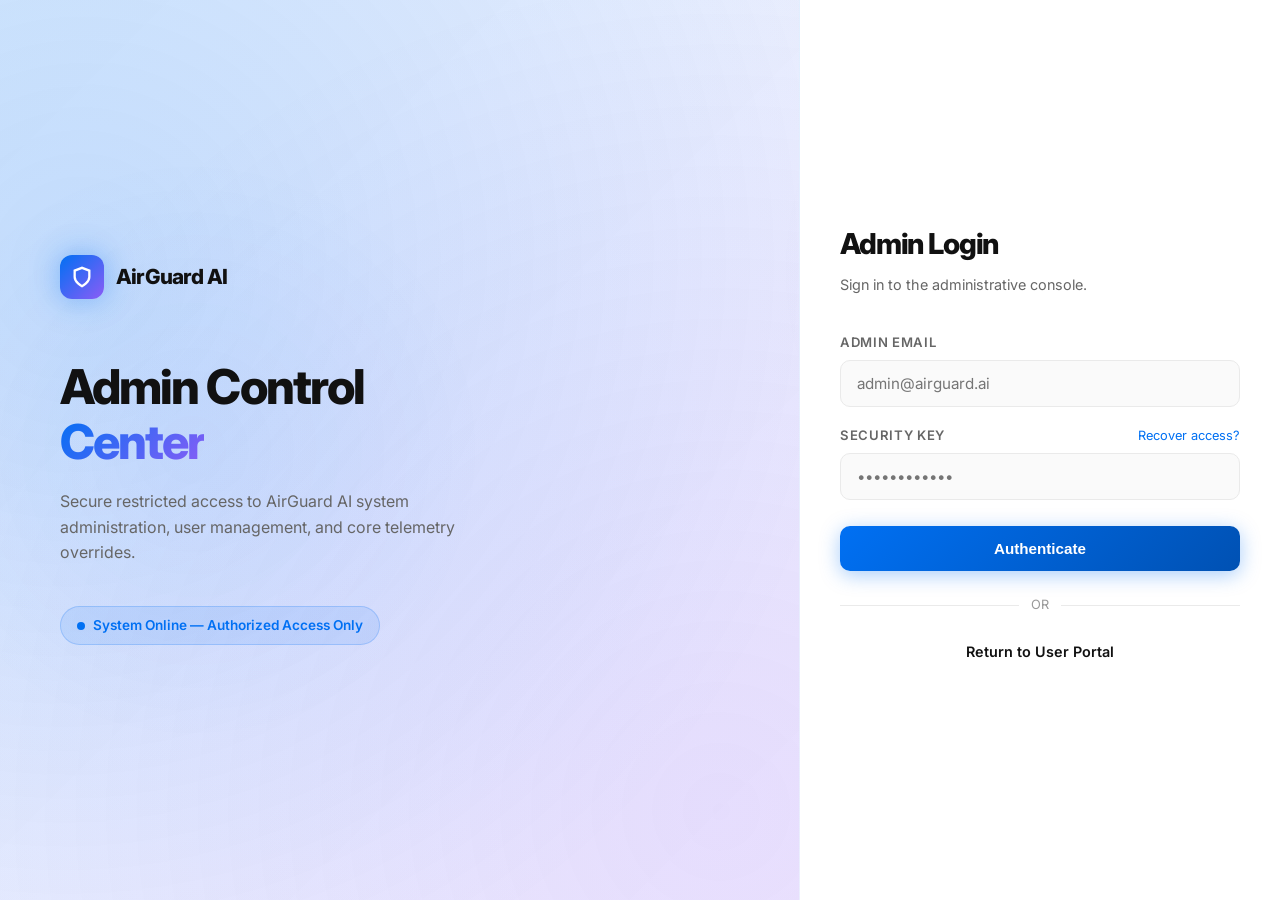
<file: frontend/admin-login.html>
<!DOCTYPE html>
<html lang="en">
<head>
    <meta charset="UTF-8">
    <meta name="viewport" content="width=device-width, initial-scale=1.0">
    <title>AirGuard AI — Admin Control Center</title>
    <meta name="description" content="Restricted admin access to AirGuard AI control systems.">
    <link href="https://fonts.googleapis.com/css2?family=Inter:wght@300;400;500;600;700;800&display=swap" rel="stylesheet">
    <link rel="stylesheet" href="css/style.css">
    <script src="https://cdnjs.cloudflare.com/ajax/libs/gsap/3.12.2/gsap.min.js"></script>
    <style>
        body {
            display: flex; min-height: 100vh; overflow: hidden;
        }
        /* Left Panel */
        .login-left {
            flex: 1;
            background: linear-gradient(135deg, rgba(0,112,243,0.12) 0%, rgba(139,92,246,0.1) 100%);
            border-right: 1px solid rgba(255,255,255,0.05);
            display: flex; flex-direction: column;
            justify-content: center; align-items: flex-start;
            padding: 60px;
            position: relative; overflow: hidden;
        }
        .login-left::before {
            content: '';
            position: absolute; top: -50%; left: -50%;
            width: 200%; height: 200%;
            background: radial-gradient(circle at 30% 40%, rgba(0,112,243,0.15) 0%, transparent 50%),
                        radial-gradient(circle at 70% 70%, rgba(139,92,246,0.12) 0%, transparent 50%);
            animation: blobFlow 12s ease-in-out infinite alternate;
        }
        .brand-logo {
            display: flex; align-items: center; gap: 12px;
            margin-bottom: 60px; position: relative; z-index: 1;
        }
        .brand-icon {
            width: 44px; height: 44px;
            background: linear-gradient(135deg, #0070f3, #8b5cf6);
            border-radius: 12px;
            display: flex; align-items: center; justify-content: center;
            box-shadow: 0 0 30px rgba(0,112,243,0.4);
        }
        .brand-name { font-size: 1.3rem; font-weight: 800; letter-spacing: -0.04em; }
        .login-headline {
            font-size: 3rem; font-weight: 800; line-height: 1.15;
            letter-spacing: -0.04em; margin-bottom: 20px;
            position: relative; z-index: 1;
        }
        .login-sub { font-size: 1rem; color: var(--text-secondary); line-height: 1.6; max-width: 400px; position: relative; z-index: 1; margin-bottom: 40px; }
        .aqi-pill {
            display: inline-flex; align-items: center; gap: 8px;
            background: rgba(0,112,243,0.1); border: 1px solid rgba(0,112,243,0.2);
            color: #0070f3; padding: 8px 16px; border-radius: 20px;
            font-size: 0.85rem; font-weight: 600; position: relative; z-index: 1;
        }
        .aqi-dot { width: 8px; height: 8px; border-radius: 50%; background: #0070f3; animation: pulseGlow 1.5s infinite alternate; }

        /* Right Panel */
        .login-right {
            width: 480px; min-width: 480px;
            display: flex; align-items: center; justify-content: center;
            padding: 40px;
            background: var(--bg-primary);
        }
        .login-card { width: 100%; max-width: 400px; }
        .login-card h2 { font-size: 1.8rem; font-weight: 800; letter-spacing: -0.04em; margin-bottom: 6px; }
        .login-card p { color: var(--text-secondary); font-size: 0.9rem; margin-bottom: 36px; }

        .form-group { margin-bottom: 18px; }
        .form-label { display: block; font-size: 0.82rem; font-weight: 600; color: var(--text-secondary); margin-bottom: 7px; text-transform: uppercase; letter-spacing: 0.05em; }
        .form-input {
            width: 100%; padding: 13px 16px;
            background: var(--bg-secondary);
            border: 1px solid var(--border-subtle);
            border-radius: 10px;
            color: var(--text-primary);
            font-size: 0.95rem; font-family: 'Inter', sans-serif;
            transition: all 0.2s ease; outline: none;
        }
        .form-input:focus {
            border-color: var(--accent-color);
            box-shadow: 0 0 0 3px rgba(0,112,243,0.15);
            background: var(--bg-tertiary);
        }
        .form-input.error { border-color: var(--danger); box-shadow: 0 0 0 3px rgba(238,0,0,0.1); }

        .submit-btn {
            width: 100%; padding: 14px;
            background: linear-gradient(135deg, #0070f3, #0051b3);
            color: white; border: none; border-radius: 10px;
            font-size: 0.95rem; font-weight: 700; cursor: pointer;
            transition: all 0.3s ease;
            box-shadow: 0 4px 20px rgba(0,112,243,0.35);
            margin-top: 8px;
        }
        .submit-btn:hover { transform: translateY(-2px); box-shadow: 0 8px 30px rgba(0,112,243,0.45); }
        .submit-btn:disabled { opacity: 0.6; cursor: not-allowed; transform: none; }

        .divider { display: flex; align-items: center; gap: 12px; margin: 24px 0; }
        .divider::before, .divider::after { content:''; flex:1; height:1px; background: var(--border-subtle); }
        .divider span { font-size: 0.8rem; color: var(--text-muted); }

        .error-box {
            display: none;
            background: rgba(238,0,0,0.08); border: 1px solid rgba(238,0,0,0.2);
            border-radius: 8px; padding: 12px 16px;
            color: #ff6b6b; font-size: 0.85rem;
            margin-bottom: 16px;
        }

        @media (max-width: 900px) {
            .login-left { display: none; }
            .login-right { width: 100%; min-width: unset; }
        }
    </style>
</head>
<body>
    <div class="mesh-bg"></div>

    <!-- Left Branding Panel -->
    <div class="login-left">
        <div class="brand-logo">
            <div class="brand-icon">
                <!-- Shield Icon to signify admin -->
                <svg width="22" height="22" viewBox="0 0 24 24" fill="none" stroke="white" stroke-width="2.5"><path d="M12 22s8-4 8-10V5l-8-3-8 3v7c0 6 8 10 8 10z"/></svg>
            </div>
            <span class="brand-name">AirGuard AI</span>
        </div>

        <h1 class="login-headline">
            Admin Control<br>
            <span style="background: linear-gradient(135deg, #0070f3, #8b5cf6); -webkit-background-clip: text; -webkit-text-fill-color: transparent;">Center</span>
        </h1>
        <p class="login-sub">
            Secure restricted access to AirGuard AI system administration, user management, and core telemetry overrides.
        </p>
        <div class="aqi-pill">
            <span class="aqi-dot"></span>
            System Online — Authorized Access Only
        </div>
    </div>

    <!-- Right Login Panel -->
    <div class="login-right">
        <div class="login-card" id="adminCard">
            <h2>Admin Login</h2>
            <p>Sign in to the administrative console.</p>

            <div class="error-box" id="errorBox"></div>

            <form id="adminLoginForm" novalidate>
                <div class="form-group">
                    <label class="form-label" for="adminEmail">Admin Email</label>
                    <input type="email" id="adminEmail" class="form-input" placeholder="admin@airguard.ai" required>
                </div>
                <div class="form-group">
                    <div style="display:flex; justify-content:space-between; align-items:center; margin-bottom:7px;">
                        <label class="form-label" for="adminPassword" style="margin-bottom:0;">Security Key</label>
                        <a href="#" style="font-size:0.8rem; color:var(--accent-color);">Recover access?</a>
                    </div>
                    <input type="password" id="adminPassword" class="form-input" placeholder="••••••••••••" required>
                </div>

                <button type="submit" class="submit-btn" id="authBtn">
                    Authenticate
                </button>
            </form>

            <div class="divider"><span>OR</span></div>

            <div style="text-align:center; font-size:0.9rem; color:var(--text-secondary); margin-bottom:16px;">
                <a href="login.html" style="color:var(--text-primary); font-weight:600;">Return to User Portal</a>
            </div>
        </div>
    </div>

    <script src="js/app.js"></script>
    <script>
        gsap.from('.login-right', { x: 40, opacity: 0, duration: 0.7, ease: 'power3.out' });
        gsap.from('.login-left .brand-logo', { y: -20, opacity: 0, duration: 0.6, delay: 0.2, ease: 'power2.out' });
        gsap.from('.login-headline', { y: 30, opacity: 0, duration: 0.7, delay: 0.3, ease: 'power3.out' });
        gsap.from('.login-sub', { y: 20, opacity: 0, duration: 0.6, delay: 0.5, ease: 'power2.out' });

        const BACKEND = 'http://localhost:5000';

        document.getElementById('adminLoginForm').addEventListener('submit', async function(e) {
            e.preventDefault();
            const email = document.getElementById('adminEmail').value.trim();
            const password = document.getElementById('adminPassword').value;
            const btn = document.getElementById('authBtn');
            const errorBox = document.getElementById('errorBox');

            errorBox.style.display = 'none';

            if (!email || !password) {
                errorBox.textContent = 'Please fill in all required fields.';
                errorBox.style.display = 'block';
                return;
            }

            btn.disabled = true;
            btn.textContent = 'Verifying credentials...';

            try {
                const res = await fetch(`${BACKEND}/login`, {
                    method: 'POST',
                    headers: { 'Content-Type': 'application/json' },
                    body: JSON.stringify({ email, password })
                });

                const data = await res.json();

                if (res.ok && data.role === 'Admin') {
                    // Store session
                    localStorage.setItem('token', data.token);
                    localStorage.setItem('role', 'Admin');
                    localStorage.setItem('userEmail', email);
                    localStorage.setItem('userName', 'Admin');

                    btn.textContent = '✓ Identity Confirmed';
                    btn.style.background = 'linear-gradient(135deg, #17c964, #0070f3)';

                    setTimeout(() => window.location.href = 'admin.html', 800);
                } else if (res.ok && data.role !== 'Admin') {
                    // Logged in but not admin
                    gsap.to('#adminCard', { x: [-10, 10, -10, 10, 0], duration: 0.4 });
                    errorBox.textContent = 'Access Denied: Account lacks admin privileges.';
                    errorBox.style.display = 'block';
                    btn.disabled = false;
                    btn.textContent = 'Authenticate';
                } else {
                    errorBox.textContent = data.message || 'Invalid email or password.';
                    errorBox.style.display = 'block';
                    document.getElementById('adminPassword').classList.add('error');
                    gsap.to('#adminCard', { x: [-8, 8, -8, 8, 0], duration: 0.4, ease: 'power2.inOut' });
                    btn.disabled = false;
                    btn.textContent = 'Authenticate';
                }
            } catch (err) {
                errorBox.textContent = 'Cannot connect to server. Make sure the backend is running (python app.py).';
                errorBox.style.display = 'block';
                btn.disabled = false;
                btn.textContent = 'Authenticate';
            }
        });

        document.getElementById('adminPassword').addEventListener('input', function() {
            this.classList.remove('error');
        });
    </script>
</body>
</html>
</file>
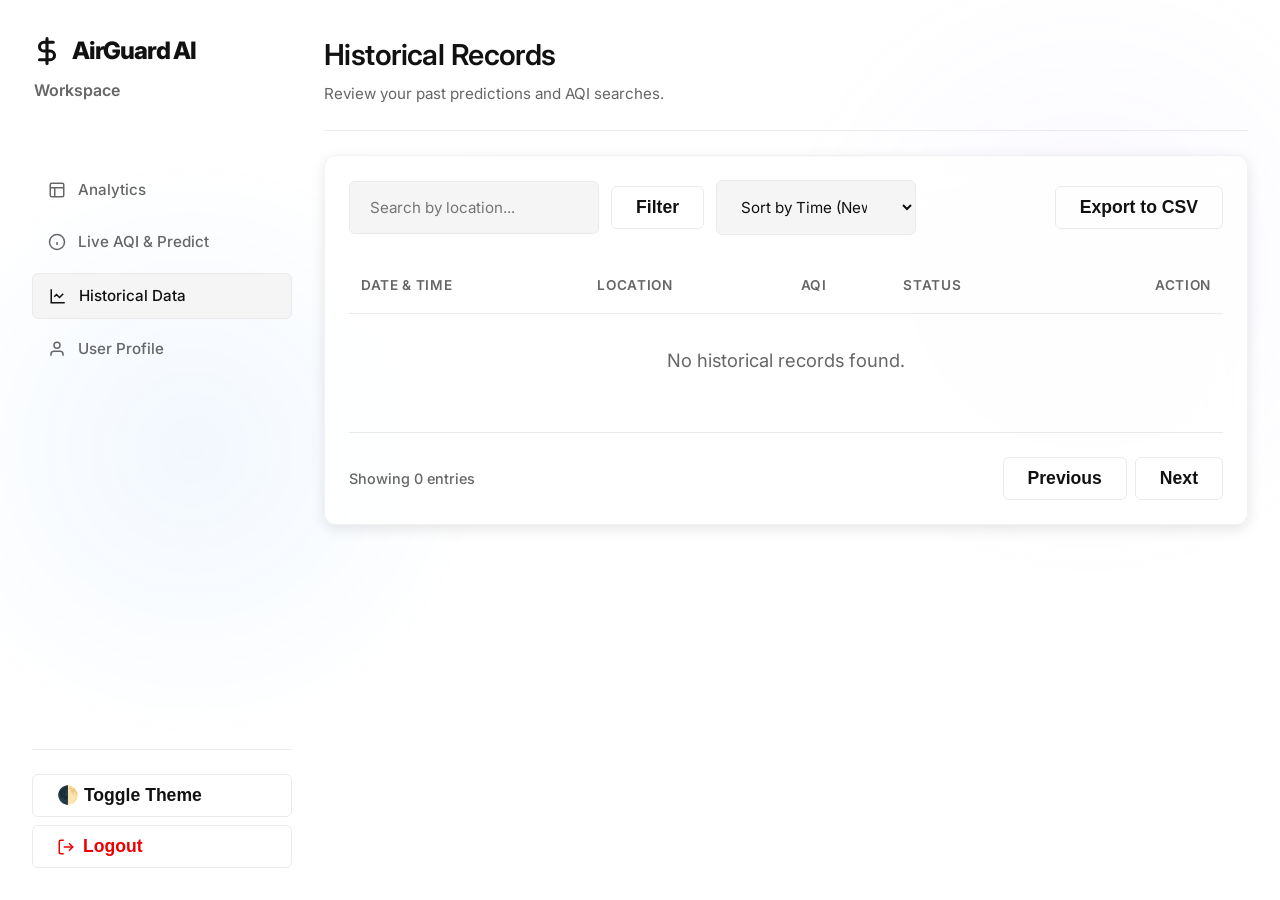
<file: frontend/history.html>
<!DOCTYPE html>
<html lang="en">
<head>
    <meta charset="UTF-8">
    <meta name="viewport" content="width=device-width, initial-scale=1.0">
    <title>AirGuard AI - Historical Data</title>
    <link href="https://fonts.googleapis.com/css2?family=Inter:wght@400;500;600;700;800&display=swap" rel="stylesheet">
    <link rel="stylesheet" href="css/style.css">
    <script src="https://cdnjs.cloudflare.com/ajax/libs/gsap/3.12.2/gsap.min.js"></script>
</head>
<body>
    <div class="mesh-bg"></div>

    <div class="layout-container">
        
        <!-- Sidebar -->
        <aside class="sidebar">
            <div style="font-weight: 800; font-size: 1.5rem; letter-spacing: -0.05em; color: var(--text-primary); margin-bottom: 8px; display: flex; align-items: center; gap: 10px;">
                <svg width="30" height="30" viewBox="0 0 24 24" fill="none" stroke="currentColor" stroke-width="2.5" stroke-linecap="round" stroke-linejoin="round"><path d="M12 2v20M17 5H9.5a3.5 3.5 0 0 0 0 7h5a3.5 3.5 0 0 1 0 7H6"/></svg>
                AirGuard AI
            </div>
            <div style="font-size: 1rem; font-weight: 600; color: var(--text-secondary); margin-bottom: 32px; padding-left: 2px;">Workspace</div>
            
            <nav class="sidebar-nav">
                <a href="dashboard.html" class="sidebar-link">
                    <svg width="18" height="18" viewBox="0 0 24 24" fill="none" stroke="currentColor" stroke-width="2"><rect x="3" y="3" width="18" height="18" rx="2" ry="2"/><path d="M3 9h18M9 21V9"/></svg>
                    Analytics
                </a>
                <a href="prediction.html" class="sidebar-link">
                    <svg width="18" height="18" viewBox="0 0 24 24" fill="none" stroke="currentColor" stroke-width="2"><circle cx="12" cy="12" r="10"/><path d="M12 16v-4"/><path d="M12 8h.01"/></svg>
                    Live AQI & Predict
                </a>
                <a href="history.html" class="sidebar-link active">
                    <svg width="18" height="18" viewBox="0 0 24 24" fill="none" stroke="currentColor" stroke-width="2"><path d="M3 3v18h18"/><path d="m19 9-5 5-4-4-3 3"/></svg>
                    Historical Data
                </a>
                <a href="profile.html" class="sidebar-link">
                    <svg width="18" height="18" viewBox="0 0 24 24" fill="none" stroke="currentColor" stroke-width="2"><path d="M20 21v-2a4 4 0 0 0-4-4H8a4 4 0 0 0-4 4v2"/><circle cx="12" cy="7" r="4"/></svg>
                    User Profile
                </a>
            </nav>

            <div style="margin-top: auto; padding-top: 24px; border-top: 1px solid var(--border-subtle); display: flex; flex-direction: column; gap: 8px;">
                <button id="theme-toggle" class="btn-secondary" style="width: 100%; justify-content: flex-start; gap: 8px;">
                    🌓 Toggle Theme
                </button>
                <button class="btn-secondary" onclick="logout()" style="width: 100%; justify-content: flex-start; gap: 8px; color: var(--danger);">
                    <svg width="18" height="18" viewBox="0 0 24 24" fill="none" stroke="currentColor" stroke-width="2"><path d="M9 21H5a2 2 0 0 1-2-2V5a2 2 0 0 1 2-2h4"/><polyline points="16 17 21 12 16 7"/><line x1="21" y1="12" x2="9" y2="12"/></svg>
                    Logout
                </button>
            </div>
        </aside>

        <!-- Main Content -->
        <main class="dashboard-main" style="display: flex; flex-direction: column; gap: 24px;">
            <header style="display: flex; justify-content: space-between; align-items: flex-end; padding-bottom: 24px; border-bottom: 1px solid var(--border-subtle);">
                <div>
                    <h1 style="font-size: 1.8rem; margin-bottom: 4px;">Historical Records</h1>
                    <p style="color: var(--text-secondary); font-size: 0.95rem;">Review your past predictions and AQI searches.</p>
                </div>
            </header>

            <div class="glass-panel" style="padding: 24px;">
                <div style="display: flex; justify-content: space-between; align-items: center; margin-bottom: 24px;">
                    <div style="display: flex; gap: 12px; align-items: center;">
                        <input type="text" id="historySearchInput" class="modern-input" placeholder="Search by location..." style="width: 250px;">
                        <button id="historyFilterBtn" class="btn-secondary" onclick="window.applyFilter()">Filter</button>
                        <select id="historySortSelect" class="modern-input" style="width: 200px; padding-right: 32px;" onchange="window.applyFilter()">
                            <option value="time_desc">Sort by Time (Newest)</option>
                            <option value="time_asc">Sort by Time (Oldest)</option>
                            <option value="alpha_asc">Location (A-Z)</option>
                            <option value="alpha_desc">Location (Z-A)</option>
                        </select>
                    </div>
                    <button id="historyExportBtn" class="btn-secondary">Export to CSV</button>
                </div>

                <div style="overflow-x: auto;">
                    <table style="width: 100%; border-collapse: collapse; text-align: left;">
                        <thead>
                            <tr style="border-bottom: 1px solid var(--border-subtle); color: var(--text-secondary); font-size: 0.85rem; text-transform: uppercase; letter-spacing: 0.05em;">
                                <th style="padding: 16px 12px; font-weight: 600;">Date & Time</th>
                                <th style="padding: 16px 12px; font-weight: 600;">Location</th>
                                <th style="padding: 16px 12px; font-weight: 600;">AQI</th>
                                <th style="padding: 16px 12px; font-weight: 600;">Status</th>
                                <th style="padding: 16px 12px; font-weight: 600; text-align: right;">Action</th>
                            </tr>
                        </thead>
                        <tbody id="historyTableBody">
                            <!-- Injected by JS -->
                        </tbody>
                    </table>
                </div>

                <div style="display: flex; justify-content: space-between; align-items: center; margin-top: 24px; padding-top: 24px; border-top: 1px solid var(--border-subtle);">
                    <div id="entryCountText" style="color: var(--text-secondary); font-size: 0.9rem; font-weight: 500;">Showing 0 entries</div>
                    <div style="display: flex; gap: 8px;">
                        <button class="btn-secondary" disabled>Previous</button>
                        <button class="btn-secondary">Next</button>
                    </div>
                </div>
            </div>
        </main>
    </div>

    <script src="js/app.js"></script>
    <script src="js/auth.js"></script>
    <script>
        gsap.from(".glass-panel", { y: 20, opacity: 0, duration: 0.6, ease: "power2.out" });
        
        // Load history from localStorage
        let historyArr = JSON.parse(localStorage.getItem('searchHistory') || '[]');
        let filteredArr = [...historyArr];
        
        function renderTable(data) {
            const tbody = document.getElementById('historyTableBody');
            if (!data || data.length === 0) {
                tbody.innerHTML = '<tr><td colspan="5" style="padding: 32px; text-align: center; color: var(--text-secondary);">No historical records found.</td></tr>';
                document.getElementById('entryCountText').innerText = `Showing 0 entries`;
                return;
            }
            
            let rowsHtml = '';
            data.forEach(item => {
                const locName = item.location || item.city || 'Unknown';
                rowsHtml += `
                    <tr style="border-bottom: 1px solid var(--border-subtle); transition: background 0.2s;">
                        <td style="padding: 16px 12px; font-size: 0.95rem;">${item.date}</td>
                        <td style="padding: 16px 12px; font-weight: 500;">${locName}</td>
                        <td style="padding: 16px 12px; font-weight: 700; color: ${item.color};">${item.aqi}</td>
                        <td style="padding: 16px 12px;">
                            <span class="badge" style="background: ${item.color}; padding: 4px 10px; border-radius: 12px; color: white; font-size: 0.8rem;">${item.status}</span>
                        </td>
                        <td style="padding: 16px 12px; text-align: right;">
                            <button class="btn-secondary" style="padding: 8px 16px; font-size: 0.9rem;" onclick="window.location.href='prediction.html?city=' + encodeURIComponent('${locName}')">Check Live</button>
                        </td>
                    </tr>
                `;
            });
            tbody.innerHTML = rowsHtml;
            
            // Re-apply hover effects
            document.querySelectorAll('tbody tr').forEach(row => {
                row.addEventListener('mouseenter', () => { row.style.background = 'var(--bg-secondary)'; });
                row.addEventListener('mouseleave', () => { row.style.background = 'transparent'; });
            });
            
            // Update counter
            const entryCount = document.getElementById('entryCountText');
            if(entryCount) entryCount.innerText = `Showing 1 to ${data.length} of ${data.length} entries`;
        }

        renderTable(filteredArr);
        
        // Filter logic
        const searchInput = document.getElementById('historySearchInput');
        const filterBtn = document.getElementById('historyFilterBtn');
        
        window.applyFilter = function() {
            try {
                const query = searchInput.value.toLowerCase().trim();
                const sortMethod = document.getElementById('historySortSelect').value;
                
                if (!query) {
                    filteredArr = [...historyArr];
                    // Removed 'Cleared filter' toast as it gets annoying when sorting
                } else {
                    filteredArr = historyArr.filter(item => {
                        const locStr = (item.location || item.city || '').toLowerCase();
                        return locStr.includes(query);
                    });
                    if (typeof window.showToast === 'function') window.showToast(`Found ${filteredArr.length} results`, 'success');
                }
                
                // Apply Sorting
                filteredArr.sort((a, b) => {
                    if (sortMethod.startsWith('alpha')) {
                        const locA = (a.location || a.city || '').toLowerCase();
                        const locB = (b.location || b.city || '').toLowerCase();
                        return sortMethod === 'alpha_asc' ? locA.localeCompare(locB) : locB.localeCompare(locA);
                    } else {
                        // Time sort (requires parsing the date string "MM/DD/YYYY, h:mm AM")
                        const timeA = new Date(a.date).getTime();
                        const timeB = new Date(b.date).getTime();
                        return sortMethod === 'time_desc' ? timeB - timeA : timeA - timeB;
                    }
                });
                
                renderTable(filteredArr);
            } catch(err) {
                if (typeof window.showToast === 'function') window.showToast('Error applying filter', 'error');
                console.error(err);
            }
        };
        
        filterBtn.addEventListener('click', window.applyFilter);
        searchInput.addEventListener('keyup', (e) => {
            if (e.key === 'Enter') window.applyFilter();
        });
        
        // Export logic
        const exportBtn = document.getElementById('historyExportBtn');
        exportBtn.addEventListener('click', () => {
            if (filteredArr.length === 0) {
                if (typeof window.showToast === 'function') window.showToast('No data to export', 'error');
                return;
            }
            
            let csvContent = "Date,Location,AQI,Status\n";
            filteredArr.forEach(item => {
                const locName = item.location || item.city || 'Unknown';
                // Escape quotes and wrap in quotes for CSV safety
                const date = `"${item.date.replace(/"/g, '""')}"`;
                const loc = `"${locName.replace(/"/g, '""')}"`;
                const aqi = `"${item.aqi}"`;
                const status = `"${item.status.replace(/"/g, '""')}"`;
                csvContent += `${date},${loc},${aqi},${status}\n`;
            });
            
            const blob = new Blob([csvContent], { type: 'text/csv;charset=utf-8;' });
            const link = document.createElement("a");
            const url = URL.createObjectURL(blob);
            link.setAttribute("href", url);
            link.setAttribute("download", "airguard_history_export.csv");
            link.style.visibility = 'hidden';
            document.body.appendChild(link);
            link.click();
            document.body.removeChild(link);
            
            if (typeof window.showToast === 'function') window.showToast('CSV Exported Successfully!', 'success');
        });
    </script>
</body>
</html>
</file>
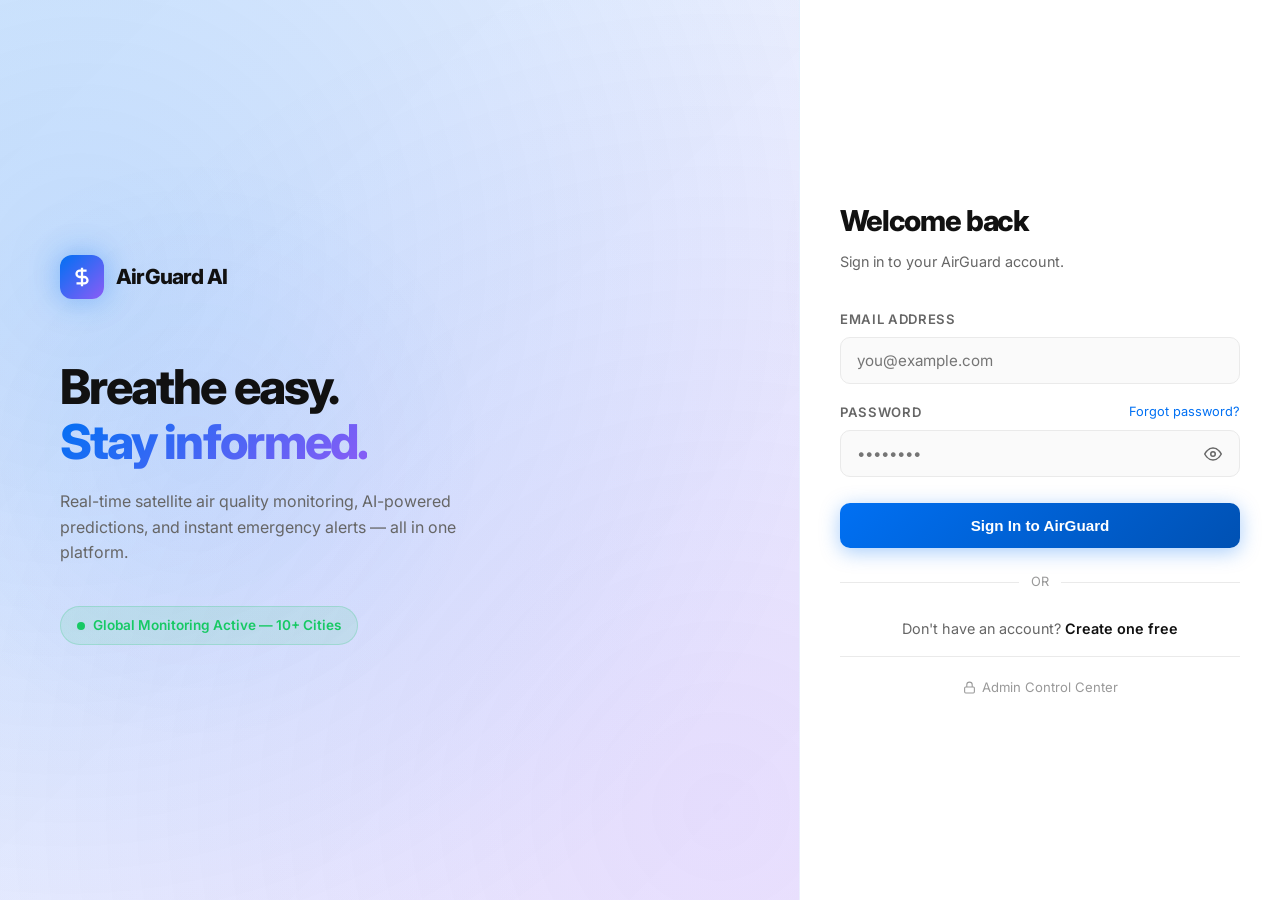
<file: frontend/login.html>
<!DOCTYPE html>
<html lang="en">
<head>
    <meta charset="UTF-8">
    <meta name="viewport" content="width=device-width, initial-scale=1.0">
    <title>AirGuard AI — Sign In</title>
    <meta name="description" content="Sign in to AirGuard AI to monitor real-time air quality and receive emergency alerts.">
    <link href="https://fonts.googleapis.com/css2?family=Inter:wght@300;400;500;600;700;800&display=swap" rel="stylesheet">
    <link rel="stylesheet" href="css/style.css">
    <script src="https://cdnjs.cloudflare.com/ajax/libs/gsap/3.12.2/gsap.min.js"></script>
    <style>
        body {
            display: flex; min-height: 100vh; overflow: hidden;
        }
        /* Left Panel */
        .login-left {
            flex: 1;
            background: linear-gradient(135deg, rgba(0,112,243,0.12) 0%, rgba(139,92,246,0.1) 100%);
            border-right: 1px solid rgba(255,255,255,0.05);
            display: flex; flex-direction: column;
            justify-content: center; align-items: flex-start;
            padding: 60px;
            position: relative; overflow: hidden;
        }
        .login-left::before {
            content: '';
            position: absolute; top: -50%; left: -50%;
            width: 200%; height: 200%;
            background: radial-gradient(circle at 30% 40%, rgba(0,112,243,0.15) 0%, transparent 50%),
                        radial-gradient(circle at 70% 70%, rgba(139,92,246,0.12) 0%, transparent 50%);
            animation: blobFlow 12s ease-in-out infinite alternate;
        }
        .brand-logo {
            display: flex; align-items: center; gap: 12px;
            margin-bottom: 60px; position: relative; z-index: 1;
        }
        .brand-icon {
            width: 44px; height: 44px;
            background: linear-gradient(135deg, #0070f3, #8b5cf6);
            border-radius: 12px;
            display: flex; align-items: center; justify-content: center;
            box-shadow: 0 0 30px rgba(0,112,243,0.4);
        }
        .brand-name { font-size: 1.3rem; font-weight: 800; letter-spacing: -0.04em; }
        .login-headline {
            font-size: 3rem; font-weight: 800; line-height: 1.15;
            letter-spacing: -0.04em; margin-bottom: 20px;
            position: relative; z-index: 1;
        }
        .login-sub { font-size: 1rem; color: var(--text-secondary); line-height: 1.6; max-width: 400px; position: relative; z-index: 1; margin-bottom: 40px; }
        .aqi-pill {
            display: inline-flex; align-items: center; gap: 8px;
            background: rgba(23,201,100,0.1); border: 1px solid rgba(23,201,100,0.2);
            color: #17c964; padding: 8px 16px; border-radius: 20px;
            font-size: 0.85rem; font-weight: 600; position: relative; z-index: 1;
        }
        .aqi-dot { width: 8px; height: 8px; border-radius: 50%; background: #17c964; animation: pulseGlow 1.5s infinite alternate; }

        /* Right Panel */
        .login-right {
            width: 480px; min-width: 480px;
            display: flex; align-items: center; justify-content: center;
            padding: 40px;
            background: var(--bg-primary);
        }
        .login-card { width: 100%; max-width: 400px; }
        .login-card h2 { font-size: 1.8rem; font-weight: 800; letter-spacing: -0.04em; margin-bottom: 6px; }
        .login-card p { color: var(--text-secondary); font-size: 0.9rem; margin-bottom: 36px; }

        .form-group { margin-bottom: 18px; }
        .form-label { display: block; font-size: 0.82rem; font-weight: 600; color: var(--text-secondary); margin-bottom: 7px; text-transform: uppercase; letter-spacing: 0.05em; }
        .form-input {
            width: 100%; padding: 13px 16px;
            background: var(--bg-secondary);
            border: 1px solid var(--border-subtle);
            border-radius: 10px;
            color: var(--text-primary);
            font-size: 0.95rem; font-family: 'Inter', sans-serif;
            transition: all 0.2s ease; outline: none;
        }
        .form-input:focus {
            border-color: var(--accent-color);
            box-shadow: 0 0 0 3px rgba(0,112,243,0.15);
            background: var(--bg-tertiary);
        }
        .form-input.error { border-color: var(--danger); box-shadow: 0 0 0 3px rgba(238,0,0,0.1); }

        .submit-btn {
            width: 100%; padding: 14px;
            background: linear-gradient(135deg, #0070f3, #0051b3);
            color: white; border: none; border-radius: 10px;
            font-size: 0.95rem; font-weight: 700; cursor: pointer;
            transition: all 0.3s ease;
            box-shadow: 0 4px 20px rgba(0,112,243,0.35);
            margin-top: 8px;
        }
        .submit-btn:hover { transform: translateY(-2px); box-shadow: 0 8px 30px rgba(0,112,243,0.45); }
        .submit-btn:disabled { opacity: 0.6; cursor: not-allowed; transform: none; }

        .divider { display: flex; align-items: center; gap: 12px; margin: 24px 0; }
        .divider::before, .divider::after { content:''; flex:1; height:1px; background: var(--border-subtle); }
        .divider span { font-size: 0.8rem; color: var(--text-muted); }

        .error-box {
            display: none;
            background: rgba(238,0,0,0.08); border: 1px solid rgba(238,0,0,0.2);
            border-radius: 8px; padding: 12px 16px;
            color: #ff6b6b; font-size: 0.85rem;
            margin-bottom: 16px;
        }

        @media (max-width: 900px) {
            .login-left { display: none; }
            .login-right { width: 100%; min-width: unset; }
        }
    </style>
</head>
<body>
    <div class="mesh-bg"></div>

    <!-- Left Branding Panel -->
    <div class="login-left">
        <div class="brand-logo">
            <div class="brand-icon">
                <svg width="22" height="22" viewBox="0 0 24 24" fill="none" stroke="white" stroke-width="2.5"><path d="M12 2v20M17 5H9.5a3.5 3.5 0 0 0 0 7h5a3.5 3.5 0 0 1 0 7H6"/></svg>
            </div>
            <span class="brand-name">AirGuard AI</span>
        </div>

        <h1 class="login-headline">
            Breathe easy.<br>
            <span style="background: linear-gradient(135deg, #0070f3, #8b5cf6); -webkit-background-clip: text; -webkit-text-fill-color: transparent;">Stay informed.</span>
        </h1>
        <p class="login-sub">
            Real-time satellite air quality monitoring, AI-powered predictions, and instant emergency alerts — all in one platform.
        </p>
        <div class="aqi-pill">
            <span class="aqi-dot"></span>
            Global Monitoring Active — 10+ Cities
        </div>
    </div>

    <!-- Right Login Panel -->
    <div class="login-right">
        <div class="login-card" id="loginCard">
            <h2>Welcome back</h2>
            <p>Sign in to your AirGuard account.</p>

            <div class="error-box" id="errorBox"></div>

            <form id="loginForm" novalidate>
                <div class="form-group">
                    <label class="form-label" for="email">Email Address</label>
                    <input type="email" id="email" class="form-input" placeholder="you@example.com" required>
                </div>
                <div class="form-group">
                    <div style="display:flex; justify-content:space-between; align-items:center; margin-bottom:7px;">
                        <label class="form-label" for="password" style="margin-bottom:0;">Password</label>
                        <a href="#" style="font-size:0.8rem; color:var(--accent-color);">Forgot password?</a>
                    </div>
                    <div style="position: relative;">
                        <input type="password" id="password" class="form-input" placeholder="••••••••" required style="padding-right: 44px;">
                        <button type="button" id="togglePassword" style="position: absolute; right: 14px; top: 50%; transform: translateY(-50%); background: none; border: none; cursor: pointer; color: var(--text-secondary); display: flex; align-items: center; padding: 4px;">
                            <svg width="18" height="18" viewBox="0 0 24 24" fill="none" stroke="currentColor" stroke-width="2"><path d="M1 12s4-8 11-8 11 8 11 8-4 8-11 8-11-8-11-8z"/><circle cx="12" cy="12" r="3"/></svg>
                        </button>
                    </div>
                </div>

                <button type="submit" class="submit-btn" id="submitBtn">
                    Sign In to AirGuard
                </button>
            </form>

            <div class="divider"><span>OR</span></div>

            <div style="text-align:center; font-size:0.9rem; color:var(--text-secondary); margin-bottom:16px;">
                Don't have an account? <a href="signup.html" style="color:var(--text-primary); font-weight:600;">Create one free</a>
            </div>

            <div style="text-align:center; padding-top:16px; border-top:1px solid var(--border-subtle);">
                <a href="admin-login.html" style="font-size:0.82rem; color:var(--text-muted); display:inline-flex; align-items:center; gap:6px; transition: color 0.2s ease;" onmouseover="this.style.color='#0070f3'" onmouseout="this.style.color=''">
                    <svg width="13" height="13" viewBox="0 0 24 24" fill="none" stroke="currentColor" stroke-width="2"><rect x="3" y="11" width="18" height="11" rx="2"/><path d="M7 11V7a5 5 0 0 1 10 0v4"/></svg>
                    Admin Control Center
                </a>
            </div>
        </div>
    </div>

    <script src="js/app.js"></script>
    <script>
        gsap.from('.login-right', { x: 40, opacity: 0, duration: 0.7, ease: 'power3.out' });
        gsap.from('.login-left .brand-logo', { y: -20, opacity: 0, duration: 0.6, delay: 0.2, ease: 'power2.out' });
        gsap.from('.login-headline', { y: 30, opacity: 0, duration: 0.7, delay: 0.3, ease: 'power3.out' });
        gsap.from('.login-sub', { y: 20, opacity: 0, duration: 0.6, delay: 0.5, ease: 'power2.out' });

        const BACKEND = 'http://localhost:5000';

        document.getElementById('loginForm').addEventListener('submit', async function(e) {
            e.preventDefault();
            const email = document.getElementById('email').value.trim();
            const password = document.getElementById('password').value;
            const btn = document.getElementById('submitBtn');
            const errorBox = document.getElementById('errorBox');

            errorBox.style.display = 'none';

            if (!email || !password) {
                errorBox.textContent = 'Please fill in both fields.';
                errorBox.style.display = 'block';
                return;
            }

            btn.disabled = true;
            btn.textContent = 'Authenticating...';

            try {
                const res = await fetch(`${BACKEND}/login`, {
                    method: 'POST',
                    headers: { 'Content-Type': 'application/json' },
                    body: JSON.stringify({ email, password })
                });

                const data = await res.json();

                if (res.ok) {
                    // Store session
                    localStorage.setItem('token', data.token);
                    localStorage.setItem('role', data.role);
                    localStorage.setItem('userEmail', email);
                    localStorage.setItem('userName', email.split('@')[0]);

                    btn.textContent = '✓ Success! Redirecting...';
                    btn.style.background = 'linear-gradient(135deg, #17c964, #0070f3)';

                    setTimeout(() => {
                        if (data.role === 'Admin') {
                            window.location.href = 'admin.html';
                        } else {
                            window.location.href = 'dashboard.html';
                        }
                    }, 800);
                } else {
                    errorBox.textContent = data.message || 'Invalid email or password.';
                    errorBox.style.display = 'block';
                    document.getElementById('password').classList.add('error');
                    gsap.to('#loginCard', { x: [-8, 8, -8, 8, 0], duration: 0.4, ease: 'power2.inOut' });
                    btn.disabled = false;
                    btn.textContent = 'Sign In to AirGuard';
                }
            } catch (err) {
                errorBox.textContent = 'Cannot connect to server. Make sure the backend is running (python app.py).';
                errorBox.style.display = 'block';
                btn.disabled = false;
                btn.textContent = 'Sign In to AirGuard';
            }
        });

        document.getElementById('password').addEventListener('input', function() {
            this.classList.remove('error');
        });

        // Show/Hide Password Toggle
        const togglePasswordBtn = document.getElementById('togglePassword');
        if (togglePasswordBtn) {
            togglePasswordBtn.addEventListener('click', function() {
                const passwordInput = document.getElementById('password');
                const type = passwordInput.getAttribute('type') === 'password' ? 'text' : 'password';
                passwordInput.setAttribute('type', type);
                
                if (type === 'password') {
                    this.innerHTML = '<svg width="18" height="18" viewBox="0 0 24 24" fill="none" stroke="currentColor" stroke-width="2"><path d="M1 12s4-8 11-8 11 8 11 8-4 8-11 8-11-8-11-8z"/><circle cx="12" cy="12" r="3"/></svg>';
                } else {
                    this.innerHTML = '<svg width="18" height="18" viewBox="0 0 24 24" fill="none" stroke="currentColor" stroke-width="2"><path d="M17.94 17.94A10.07 10.07 0 0 1 12 20c-7 0-11-8-11-8a18.45 18.45 0 0 1 5.06-5.94M9.9 4.24A9.12 9.12 0 0 1 12 4c7 0 11 8 11 8a18.5 18.5 0 0 1-2.16 3.19m-6.72-1.07a3 3 0 1 1-4.24-4.24M1 1l22 22"/></svg>';
                }
            });
        }
    </script>
</body>
</html>
</file>
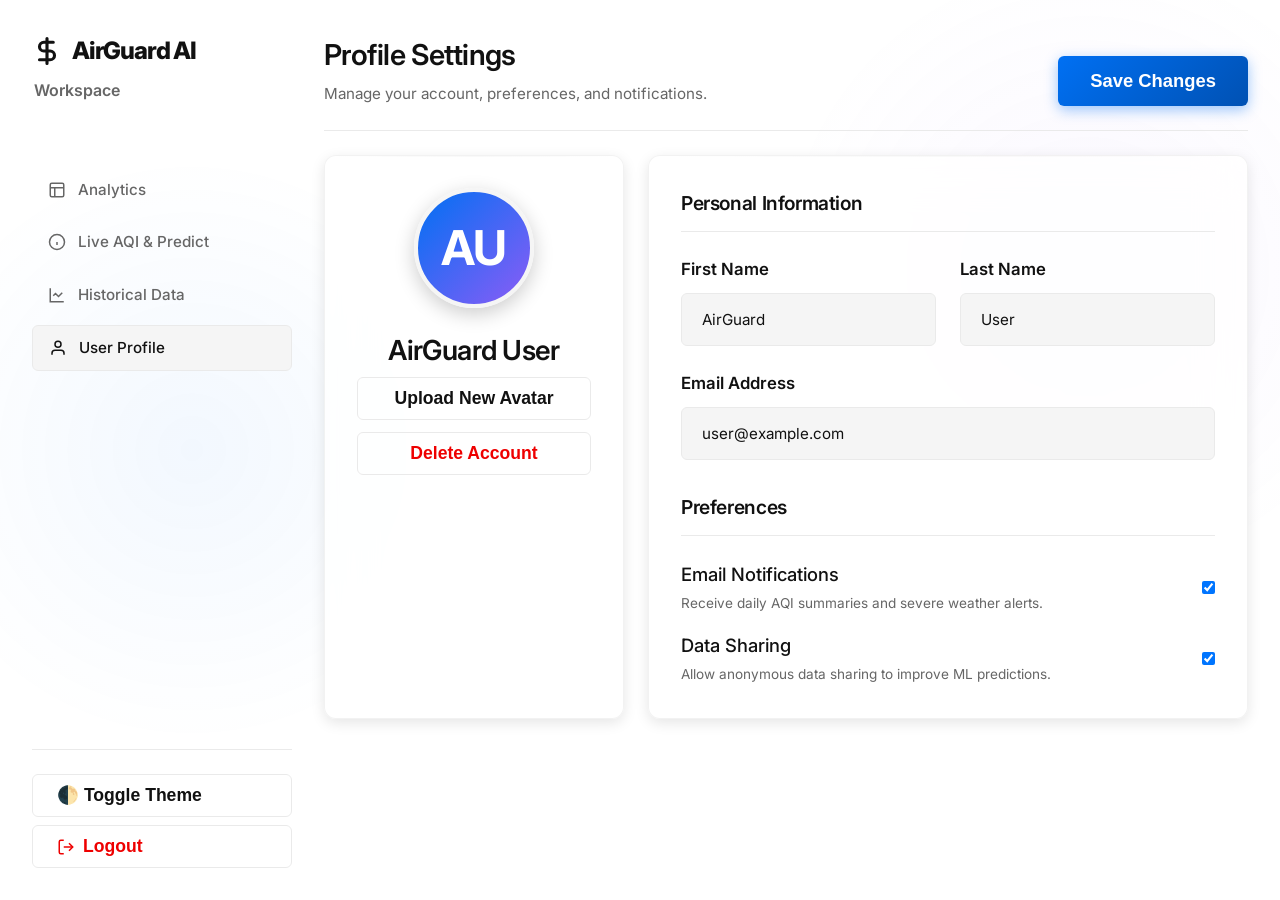
<file: frontend/profile.html>
<!DOCTYPE html>
<html lang="en">
<head>
    <meta charset="UTF-8">
    <meta name="viewport" content="width=device-width, initial-scale=1.0">
    <title>AirGuard AI - User Profile</title>
    <link href="https://fonts.googleapis.com/css2?family=Inter:wght@400;500;600;700;800&display=swap" rel="stylesheet">
    <link rel="stylesheet" href="css/style.css">
    <script src="https://cdnjs.cloudflare.com/ajax/libs/gsap/3.12.2/gsap.min.js"></script>
</head>
<body>
    <div class="mesh-bg"></div>

    <div class="layout-container">
        
        <!-- Sidebar -->
        <aside class="sidebar">
            <div style="font-weight: 800; font-size: 1.5rem; letter-spacing: -0.05em; color: var(--text-primary); margin-bottom: 8px; display: flex; align-items: center; gap: 10px;">
                <svg width="30" height="30" viewBox="0 0 24 24" fill="none" stroke="currentColor" stroke-width="2.5" stroke-linecap="round" stroke-linejoin="round"><path d="M12 2v20M17 5H9.5a3.5 3.5 0 0 0 0 7h5a3.5 3.5 0 0 1 0 7H6"/></svg>
                AirGuard AI
            </div>
            <div style="font-size: 1rem; font-weight: 600; color: var(--text-secondary); margin-bottom: 32px; padding-left: 2px;">Workspace</div>
            
            <nav class="sidebar-nav">
                <a href="dashboard.html" class="sidebar-link">
                    <svg width="18" height="18" viewBox="0 0 24 24" fill="none" stroke="currentColor" stroke-width="2"><rect x="3" y="3" width="18" height="18" rx="2" ry="2"/><path d="M3 9h18M9 21V9"/></svg>
                    Analytics
                </a>
                <a href="prediction.html" class="sidebar-link">
                    <svg width="18" height="18" viewBox="0 0 24 24" fill="none" stroke="currentColor" stroke-width="2"><circle cx="12" cy="12" r="10"/><path d="M12 16v-4"/><path d="M12 8h.01"/></svg>
                    Live AQI & Predict
                </a>
                <a href="history.html" class="sidebar-link">
                    <svg width="18" height="18" viewBox="0 0 24 24" fill="none" stroke="currentColor" stroke-width="2"><path d="M3 3v18h18"/><path d="m19 9-5 5-4-4-3 3"/></svg>
                    Historical Data
                </a>
                <a href="profile.html" class="sidebar-link active">
                    <svg width="18" height="18" viewBox="0 0 24 24" fill="none" stroke="currentColor" stroke-width="2"><path d="M20 21v-2a4 4 0 0 0-4-4H8a4 4 0 0 0-4 4v2"/><circle cx="12" cy="7" r="4"/></svg>
                    User Profile
                </a>
            </nav>

            <div style="margin-top: auto; padding-top: 24px; border-top: 1px solid var(--border-subtle); display: flex; flex-direction: column; gap: 8px;">
                <button id="theme-toggle" class="btn-secondary" style="width: 100%; justify-content: flex-start; gap: 8px;">
                    🌓 Toggle Theme
                </button>
                <button class="btn-secondary" onclick="logout()" style="width: 100%; justify-content: flex-start; gap: 8px; color: var(--danger);">
                    <svg width="18" height="18" viewBox="0 0 24 24" fill="none" stroke="currentColor" stroke-width="2"><path d="M9 21H5a2 2 0 0 1-2-2V5a2 2 0 0 1 2-2h4"/><polyline points="16 17 21 12 16 7"/><line x1="21" y1="12" x2="9" y2="12"/></svg>
                    Logout
                </button>
            </div>
        </aside>

        <!-- Main Content -->
        <main class="dashboard-main" style="display: flex; flex-direction: column; gap: 24px;">
            <header style="display: flex; justify-content: space-between; align-items: flex-end; padding-bottom: 24px; border-bottom: 1px solid var(--border-subtle);">
                <div>
                    <h1 style="font-size: 1.8rem; margin-bottom: 4px;">Profile Settings</h1>
                    <p style="color: var(--text-secondary); font-size: 0.95rem;">Manage your account, preferences, and notifications.</p>
                </div>
                <button class="btn-accent" id="saveProfileBtn">Save Changes</button>
            </header>

            <div class="grid-1-2">
                <!-- Profile Card -->
                <div class="glass-panel" style="padding: 32px; display: flex; flex-direction: column; align-items: center; text-align: center;">
                    <div id="profileAvatar" style="width: 120px; height: 120px; border-radius: 50%; background: linear-gradient(135deg, var(--accent-color), #8b5cf6); margin-bottom: 20px; display: flex; align-items: center; justify-content: center; font-size: 3rem; color: white; font-weight: 700; border: 4px solid var(--bg-tertiary); box-shadow: var(--shadow-md);">
                        --
                    </div>
                    <h2 id="profileNameDisplay" style="margin-bottom: 4px;">Loading...</h2>
                    <p id="profileRoleDisplay" style="color: var(--text-secondary); margin-bottom: 24px; font-size: 0.9rem;">Free Tier Member</p>
                    
                    <button id="uploadAvatarBtn" class="btn-secondary" style="width: 100%; margin-bottom: 12px;">Upload New Avatar</button>
                    <input type="file" id="avatarInput" accept="image/*" style="display: none;">
                    <button class="btn-secondary" style="width: 100%; color: var(--danger);">Delete Account</button>
                </div>

                <!-- Settings Form -->
                <div class="glass-panel" style="padding: 32px;">
                    <h3 style="margin-bottom: 24px; font-size: 1.2rem; border-bottom: 1px solid var(--border-subtle); padding-bottom: 12px;">Personal Information</h3>
                    
                    <div class="grid-1-1" style="margin-bottom: 32px;">
                        <div class="input-group" style="margin: 0;">
                            <label class="input-label">First Name</label>
                            <input type="text" id="profileFirstName" class="modern-input" value="">
                        </div>
                        <div class="input-group" style="margin: 0;">
                            <label class="input-label">Last Name</label>
                            <input type="text" id="profileLastName" class="modern-input" value="">
                        </div>
                        <div class="input-group" style="margin: 0; grid-column: span 2;">
                            <label class="input-label">Email Address</label>
                            <input type="email" id="profileEmail" class="modern-input" value="">
                        </div>
                    </div>

                    <h3 style="margin-bottom: 24px; font-size: 1.2rem; border-bottom: 1px solid var(--border-subtle); padding-bottom: 12px;">Preferences</h3>
                    
                    <div style="display: flex; flex-direction: column; gap: 16px;">
                        <label style="display: flex; align-items: center; justify-content: space-between; cursor: pointer;">
                            <div>
                                <div style="font-weight: 500; margin-bottom: 4px;">Email Notifications</div>
                                <div style="font-size: 0.85rem; color: var(--text-secondary);">Receive daily AQI summaries and severe weather alerts.</div>
                            </div>
                            <input type="checkbox" checked style="width: auto;">
                        </label>
                        
                        <label style="display: flex; align-items: center; justify-content: space-between; cursor: pointer;">
                            <div>
                                <div style="font-weight: 500; margin-bottom: 4px;">Data Sharing</div>
                                <div style="font-size: 0.85rem; color: var(--text-secondary);">Allow anonymous data sharing to improve ML predictions.</div>
                            </div>
                            <input type="checkbox" checked style="width: auto;">
                        </label>
                    </div>
                </div>
            </div>
        </main>
    </div>

    <script src="js/app.js"></script>
    <script src="js/auth.js"></script>
    <script>
        gsap.from(".glass-panel", { y: 20, opacity: 0, duration: 0.6, stagger: 0.1, ease: "power2.out" });

        document.addEventListener('DOMContentLoaded', () => {
            const userName = localStorage.getItem('userName') || 'AirGuard User';
            const userEmail = localStorage.getItem('userEmail') || 'user@example.com';
            const role = localStorage.getItem('role') || 'User';

            // Split name
            const nameParts = userName.trim().split(' ');
            const firstName = nameParts[0] || '';
            const lastName = nameParts.slice(1).join(' ') || '';
            
            // Generate initials
            let initials = 'U';
            if (firstName && lastName) initials = firstName[0] + lastName[0];
            else if (firstName) initials = firstName.substring(0, 2);

            // Populate UI
            document.getElementById('profileNameDisplay').innerText = userName;
            document.getElementById('profileAvatar').innerText = initials.toUpperCase();
            const roleDisplay = document.getElementById('profileRoleDisplay');
            if (role === 'Admin') {
                roleDisplay.innerText = 'Administrator';
            } else {
                roleDisplay.style.display = 'none'; // Remove "Premium Member" text completely
            }
            
            document.getElementById('profileFirstName').value = firstName;
            document.getElementById('profileLastName').value = lastName;
            document.getElementById('profileEmail').value = userEmail;
            
            // Handle Save Changes
            const saveBtn = document.getElementById('saveProfileBtn');
            if (saveBtn) {
                saveBtn.addEventListener('click', () => {
                    const newFirst = document.getElementById('profileFirstName').value.trim();
                    const newLast = document.getElementById('profileLastName').value.trim();
                    const newEmail = document.getElementById('profileEmail').value.trim();
                    
                    const newFullName = newFirst + (newLast ? ' ' + newLast : '');
                    
                    // Update localStorage active session
                    localStorage.setItem('userName', newFullName);
                    localStorage.setItem('userEmail', newEmail);
                    
                    // Update usersDb map
                    if (newEmail) {
                        const usersDb = JSON.parse(localStorage.getItem('usersDb') || '{}');
                        usersDb[newEmail.toLowerCase()] = newFullName;
                        localStorage.setItem('usersDb', JSON.stringify(usersDb));
                    }
                    
                    // Update UI immediately
                    document.getElementById('profileNameDisplay').innerText = newFullName;
                    
                    let newInitials = 'U';
                    if (newFirst && newLast) newInitials = newFirst[0] + newLast[0];
                    else if (newFirst) newInitials = newFirst.substring(0, 2);
                    document.getElementById('profileAvatar').innerText = newInitials.toUpperCase();
                    
                    if (typeof window.showToast === 'function') {
                        window.showToast('Profile settings saved successfully!', 'success');
                    }
                });
            }
            
            // Handle Avatar Upload
            const uploadBtn = document.getElementById('uploadAvatarBtn');
            const avatarInput = document.getElementById('avatarInput');
            const avatarDisplay = document.getElementById('profileAvatar');
            
            if (uploadBtn && avatarInput && avatarDisplay) {
                // Restore saved avatar if it exists
                const savedAvatar = localStorage.getItem('userAvatar');
                if (savedAvatar) {
                    avatarDisplay.style.backgroundImage = `url(${savedAvatar})`;
                    avatarDisplay.style.backgroundSize = 'cover';
                    avatarDisplay.style.backgroundPosition = 'center';
                    avatarDisplay.innerText = '';
                }
            
                uploadBtn.addEventListener('click', () => {
                    avatarInput.click();
                });
                
                avatarInput.addEventListener('change', function() {
                    if (this.files && this.files[0]) {
                        const reader = new FileReader();
                        reader.onload = function(e) {
                            const imgUrl = e.target.result;
                            avatarDisplay.style.backgroundImage = `url(${imgUrl})`;
                            avatarDisplay.style.backgroundSize = 'cover';
                            avatarDisplay.style.backgroundPosition = 'center';
                            avatarDisplay.innerText = '';
                            
                            // Save to localStorage
                            localStorage.setItem('userAvatar', imgUrl);
                            
                            if (typeof window.showToast === 'function') {
                                window.showToast('Avatar updated successfully!', 'success');
                            }
                        };
                        reader.readAsDataURL(this.files[0]);
                    }
                });
            }
        });
    </script>
</body>
</html>
</file>
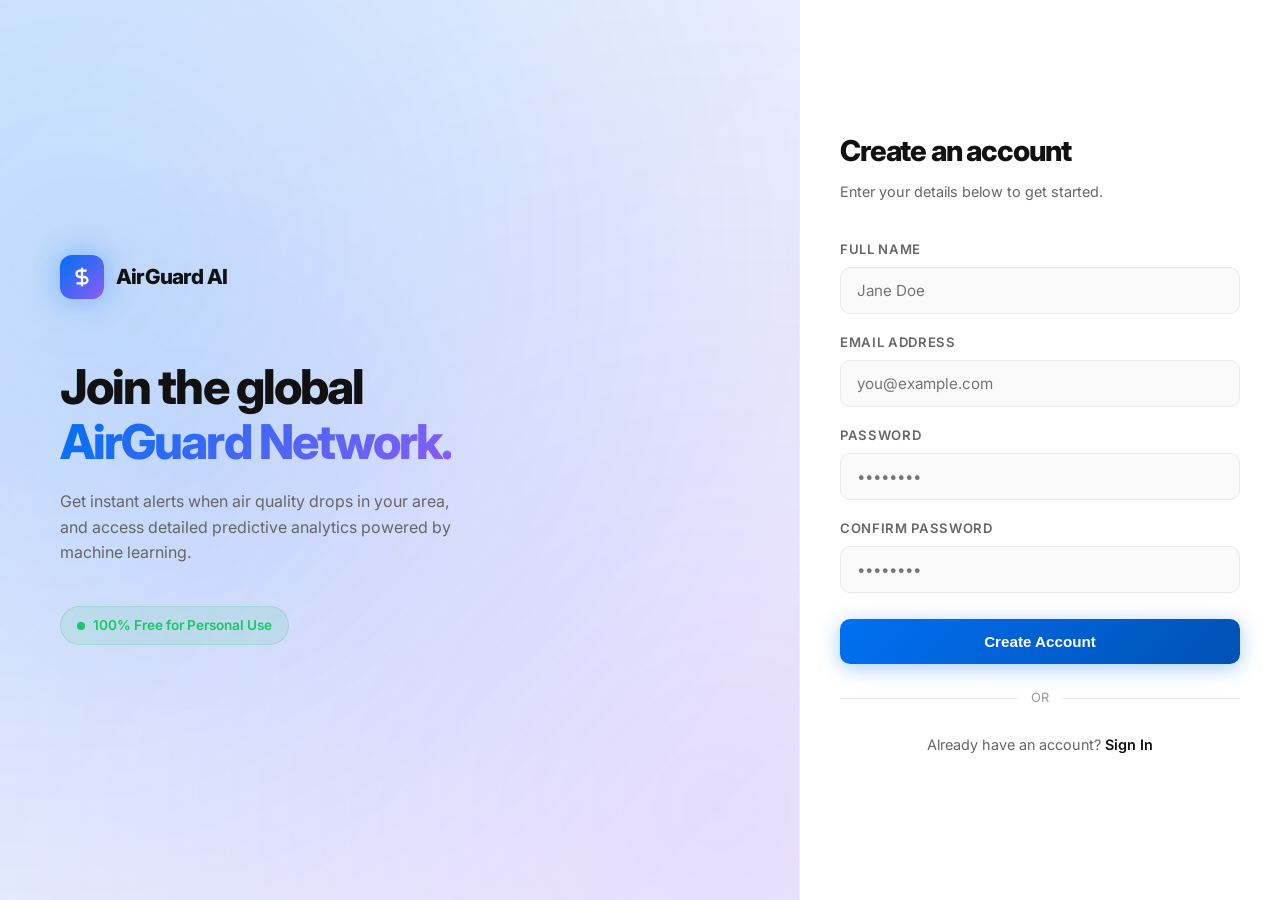
<file: frontend/signup.html>
<!DOCTYPE html>
<html lang="en">
<head>
    <meta charset="UTF-8">
    <meta name="viewport" content="width=device-width, initial-scale=1.0">
    <title>AirGuard AI — Create Account</title>
    <meta name="description" content="Create a new AirGuard AI account to monitor real-time air quality.">
    <link href="https://fonts.googleapis.com/css2?family=Inter:wght@300;400;500;600;700;800&display=swap" rel="stylesheet">
    <link rel="stylesheet" href="css/style.css">
    <script src="https://cdnjs.cloudflare.com/ajax/libs/gsap/3.12.2/gsap.min.js"></script>
    <style>
        body {
            display: flex; min-height: 100vh; overflow: hidden;
            background: var(--bg-primary);
        }
        /* Left Panel */
        .login-left {
            flex: 1;
            background: linear-gradient(135deg, rgba(0,112,243,0.12) 0%, rgba(139,92,246,0.1) 100%);
            border-right: 1px solid rgba(255,255,255,0.05);
            display: flex; flex-direction: column;
            justify-content: center; align-items: flex-start;
            padding: 60px;
            position: relative; overflow: hidden;
        }
        .login-left::before {
            content: '';
            position: absolute; top: -50%; left: -50%;
            width: 200%; height: 200%;
            background: radial-gradient(circle at 30% 40%, rgba(0,112,243,0.15) 0%, transparent 50%),
                        radial-gradient(circle at 70% 70%, rgba(139,92,246,0.12) 0%, transparent 50%);
            animation: blobFlow 12s ease-in-out infinite alternate;
        }
        .brand-logo {
            display: flex; align-items: center; gap: 12px;
            margin-bottom: 60px; position: relative; z-index: 1;
        }
        .brand-icon {
            width: 44px; height: 44px;
            background: linear-gradient(135deg, #0070f3, #8b5cf6);
            border-radius: 12px;
            display: flex; align-items: center; justify-content: center;
            box-shadow: 0 0 30px rgba(0,112,243,0.4);
        }
        .brand-name { font-size: 1.3rem; font-weight: 800; letter-spacing: -0.04em; }
        .login-headline {
            font-size: 3rem; font-weight: 800; line-height: 1.15;
            letter-spacing: -0.04em; margin-bottom: 20px;
            position: relative; z-index: 1;
        }
        .login-sub { font-size: 1rem; color: var(--text-secondary); line-height: 1.6; max-width: 400px; position: relative; z-index: 1; margin-bottom: 40px; }
        .aqi-pill {
            display: inline-flex; align-items: center; gap: 8px;
            background: rgba(23,201,100,0.1); border: 1px solid rgba(23,201,100,0.2);
            color: #17c964; padding: 8px 16px; border-radius: 20px;
            font-size: 0.85rem; font-weight: 600; position: relative; z-index: 1;
        }
        .aqi-dot { width: 8px; height: 8px; border-radius: 50%; background: #17c964; animation: pulseGlow 1.5s infinite alternate; }

        /* Right Panel */
        .login-right {
            width: 480px; min-width: 480px;
            display: flex; align-items: center; justify-content: center;
            padding: 40px;
            background: var(--bg-primary);
            overflow-y: auto;
        }
        .login-card { width: 100%; max-width: 400px; }
        .login-card h2 { font-size: 1.8rem; font-weight: 800; letter-spacing: -0.04em; margin-bottom: 6px; }
        .login-card p { color: var(--text-secondary); font-size: 0.9rem; margin-bottom: 36px; }

        .form-group { margin-bottom: 18px; }
        .form-label { display: block; font-size: 0.82rem; font-weight: 600; color: var(--text-secondary); margin-bottom: 7px; text-transform: uppercase; letter-spacing: 0.05em; }
        .form-input {
            width: 100%; padding: 13px 16px;
            background: var(--bg-secondary);
            border: 1px solid var(--border-subtle);
            border-radius: 10px;
            color: var(--text-primary);
            font-size: 0.95rem; font-family: 'Inter', sans-serif;
            transition: all 0.2s ease; outline: none;
        }
        .form-input:focus {
            border-color: var(--accent-color);
            box-shadow: 0 0 0 3px rgba(0,112,243,0.15);
            background: var(--bg-tertiary);
        }
        .form-input.error { border-color: var(--danger); box-shadow: 0 0 0 3px rgba(238,0,0,0.1); }

        .submit-btn {
            width: 100%; padding: 14px;
            background: linear-gradient(135deg, #0070f3, #0051b3);
            color: white; border: none; border-radius: 10px;
            font-size: 0.95rem; font-weight: 700; cursor: pointer;
            transition: all 0.3s ease;
            box-shadow: 0 4px 20px rgba(0,112,243,0.35);
            margin-top: 8px;
        }
        .submit-btn:hover { transform: translateY(-2px); box-shadow: 0 8px 30px rgba(0,112,243,0.45); }
        .submit-btn:disabled { opacity: 0.6; cursor: not-allowed; transform: none; }

        .divider { display: flex; align-items: center; gap: 12px; margin: 24px 0; }
        .divider::before, .divider::after { content:''; flex:1; height:1px; background: var(--border-subtle); }
        .divider span { font-size: 0.8rem; color: var(--text-muted); }

        .error-box {
            display: none;
            background: rgba(238,0,0,0.08); border: 1px solid rgba(238,0,0,0.2);
            border-radius: 8px; padding: 12px 16px;
            color: #ff6b6b; font-size: 0.85rem;
            margin-bottom: 16px;
        }

        .success-box {
            display: none;
            background: rgba(23,201,100,0.08); border: 1px solid rgba(23,201,100,0.2);
            border-radius: 8px; padding: 12px 16px;
            color: #17c964; font-size: 0.85rem;
            margin-bottom: 16px;
        }

        @media (max-width: 900px) {
            .login-left { display: none; }
            .login-right { width: 100%; min-width: unset; }
        }
    </style>
</head>
<body>
    <div class="mesh-bg"></div>

    <!-- Left Branding Panel -->
    <div class="login-left">
        <div class="brand-logo">
            <div class="brand-icon">
                <svg width="22" height="22" viewBox="0 0 24 24" fill="none" stroke="white" stroke-width="2.5"><path d="M12 2v20M17 5H9.5a3.5 3.5 0 0 0 0 7h5a3.5 3.5 0 0 1 0 7H6"/></svg>
            </div>
            <span class="brand-name">AirGuard AI</span>
        </div>

        <h1 class="login-headline">
            Join the global<br>
            <span style="background: linear-gradient(135deg, #0070f3, #8b5cf6); -webkit-background-clip: text; -webkit-text-fill-color: transparent;">AirGuard Network.</span>
        </h1>
        <p class="login-sub">
            Get instant alerts when air quality drops in your area, and access detailed predictive analytics powered by machine learning.
        </p>
        <div class="aqi-pill">
            <span class="aqi-dot"></span>
            100% Free for Personal Use
        </div>
    </div>

    <!-- Right Signup Panel -->
    <div class="login-right">
        <div class="login-card" id="signupCard">
            <h2>Create an account</h2>
            <p>Enter your details below to get started.</p>

            <div class="error-box" id="errorBox"></div>
            <div class="success-box" id="successBox"></div>

            <form id="signupForm" novalidate>
                <div class="form-group">
                    <label class="form-label" for="name">Full Name</label>
                    <input type="text" id="name" class="form-input" placeholder="Jane Doe" required>
                </div>
                
                <div class="form-group">
                    <label class="form-label" for="email">Email Address</label>
                    <input type="email" id="email" class="form-input" placeholder="you@example.com" required>
                </div>

                <div class="form-group">
                    <label class="form-label" for="password">Password</label>
                    <input type="password" id="password" class="form-input" placeholder="••••••••" required>
                </div>

                <div class="form-group">
                    <label class="form-label" for="confirmPassword">Confirm Password</label>
                    <input type="password" id="confirmPassword" class="form-input" placeholder="••••••••" required>
                </div>

                <button type="submit" class="submit-btn" id="submitBtn">
                    Create Account
                </button>
            </form>

            <div class="divider"><span>OR</span></div>

            <div style="text-align:center; font-size:0.9rem; color:var(--text-secondary); margin-bottom:16px;">
                Already have an account? <a href="login.html" style="color:var(--text-primary); font-weight:600;">Sign In</a>
            </div>
        </div>
    </div>

    <script>
        gsap.from('.login-right', { x: 40, opacity: 0, duration: 0.7, ease: 'power3.out' });
        gsap.from('.login-left .brand-logo', { y: -20, opacity: 0, duration: 0.6, delay: 0.2, ease: 'power2.out' });
        gsap.from('.login-headline', { y: 30, opacity: 0, duration: 0.7, delay: 0.3, ease: 'power3.out' });
        gsap.from('.login-sub', { y: 20, opacity: 0, duration: 0.6, delay: 0.5, ease: 'power2.out' });

        const BACKEND = 'http://localhost:5000';

        document.getElementById('signupForm').addEventListener('submit', async function(e) {
            e.preventDefault();
            
            const name = document.getElementById('name').value.trim();
            const email = document.getElementById('email').value.trim();
            const password = document.getElementById('password').value;
            const confirmPassword = document.getElementById('confirmPassword').value;
            const btn = document.getElementById('submitBtn');
            const errorBox = document.getElementById('errorBox');
            const successBox = document.getElementById('successBox');

            errorBox.style.display = 'none';
            successBox.style.display = 'none';

            if (!name || !email || !password || !confirmPassword) {
                errorBox.textContent = 'Please fill in all fields.';
                errorBox.style.display = 'block';
                return;
            }

            if (password !== confirmPassword) {
                errorBox.textContent = 'Passwords do not match.';
                errorBox.style.display = 'block';
                document.getElementById('confirmPassword').classList.add('error');
                return;
            }

            btn.disabled = true;
            btn.textContent = 'Creating account...';

            try {
                const res = await fetch(`${BACKEND}/signup`, {
                    method: 'POST',
                    headers: { 'Content-Type': 'application/json' },
                    body: JSON.stringify({ name, email, password, role: 'User' })
                });

                const data = await res.json();

                if (res.ok) {
                    successBox.textContent = 'Account created successfully! Redirecting to login...';
                    successBox.style.display = 'block';
                    btn.textContent = '✓ Success!';
                    btn.style.background = 'linear-gradient(135deg, #17c964, #0070f3)';
                    
                    setTimeout(() => {
                        window.location.href = 'login.html';
                    }, 1500);
                } else {
                    errorBox.textContent = data.message || 'Error creating account.';
                    errorBox.style.display = 'block';
                    gsap.to('#signupCard', { x: [-8, 8, -8, 8, 0], duration: 0.4, ease: 'power2.inOut' });
                    btn.disabled = false;
                    btn.textContent = 'Create Account';
                }
            } catch (err) {
                errorBox.textContent = 'Cannot connect to server. Make sure the backend is running.';
                errorBox.style.display = 'block';
                btn.disabled = false;
                btn.textContent = 'Create Account';
            }
        });

        // Remove error states on typing
        document.querySelectorAll('.form-input').forEach(input => {
            input.addEventListener('input', function() {
                this.classList.remove('error');
            });
        });
    </script>
</body>
</html>
</file>
<file: frontend/css/style.css>
:root {
  /* Vercel/Linear Light Theme Tokens (Default for Presentation) */
  --bg-primary: #ffffff;
  --bg-secondary: #fafafa;
  --bg-tertiary: #f5f5f5;
  --text-primary: #111111;
  --text-secondary: #666666;
  --text-muted: #999999;
  --border-subtle: #eaeaea;
  --border-strong: #cccccc;
  --accent-color: #0070f3;
  --accent-glow: rgba(0, 112, 243, 0.2);
  --glass-bg: rgba(255, 255, 255, 0.8);
  --glass-border: rgba(0, 0, 0, 0.05);
  --glass-highlight: rgba(0, 0, 0, 0.02);
  
  --success: #17c964;
  --warning: #f5a623;
  --danger: #e00;
  --font-sans: 'Inter', -apple-system, BlinkMacSystemFont, "Segoe UI", Roboto, "Helvetica Neue", Arial, sans-serif;
  --shadow-sm: 0 4px 14px 0 rgba(0, 0, 0, 0.1);
  --shadow-md: 0 6px 20px rgba(0, 0, 0, 0.2);
  --shadow-lg: 0 10px 40px -10px rgba(0,0,0,0.5);
  --shadow-glow: 0 0 40px -10px var(--accent-glow);
  --radius-sm: 6px;
  --radius-md: 12px;
  --radius-lg: 24px;
}

[data-theme="dark"] {
  /* Dark Theme Tokens */
  --bg-primary: #000000;
  --bg-secondary: #0a0a0a;
  --bg-tertiary: #111111;
  --text-primary: #ededed;
  --text-secondary: #888888;
  --text-muted: #444444;
  --border-subtle: #222222;
  --border-strong: #333333;
  --accent-color: #0070f3;
  --accent-glow: rgba(0, 112, 243, 0.4);
  --glass-bg: rgba(10, 10, 10, 0.6);
  --glass-border: rgba(255, 255, 255, 0.08);
  --glass-highlight: rgba(255, 255, 255, 0.03);
}

* {
  margin: 0;
  padding: 0;
  box-sizing: border-box;
}

body {
  background: var(--bg-primary);
  color: var(--text-primary);
  font-family: var(--font-sans);
  font-size: 1.15rem; /* Increased base font size for better presentation visibility */
  -webkit-font-smoothing: antialiased;
  -moz-osx-font-smoothing: grayscale;
  min-height: 100vh;
  overflow-x: hidden;
  max-width: 100vw;
  position: relative;
  line-height: 1.6; /* Slightly increased line height for readability */
  transition: background-color 0.4s ease, color 0.4s ease;
}

/* Base Elements */
h1, h2, h3, h4, h5, h6 {
  font-weight: 600;
  letter-spacing: -0.02em;
  color: var(--text-primary);
}

p {
  color: var(--text-secondary);
}

a {
  color: var(--text-secondary);
  text-decoration: none;
  transition: color 0.2s ease;
}

a:hover {
  color: var(--text-primary);
}

/* Premium Animated Backgrounds */
.mesh-bg {
  position: fixed;
  top: 0; left: 0; width: 100vw; height: 100vh;
  background-image: 
    radial-gradient(circle at 15% 50%, rgba(0, 112, 243, 0.05), transparent 25%),
    radial-gradient(circle at 85% 30%, rgba(139, 92, 246, 0.05), transparent 25%);
  z-index: -2;
  pointer-events: none;
}

.mesh-blob {
  position: absolute;
  filter: blur(90px);
  z-index: -1;
  opacity: 0.5;
  animation: blobFlow 20s infinite alternate cubic-bezier(0.4, 0, 0.2, 1);
  border-radius: 50%;
}

.mesh-blob.primary {
  background: rgba(0, 112, 243, 0.15);
  width: 50vw; height: 50vw;
  top: -10%; left: -10%;
}

.mesh-blob.secondary {
  background: rgba(139, 92, 246, 0.15);
  width: 40vw; height: 40vw;
  bottom: -10%; right: -10%;
  animation-delay: -5s;
}

@keyframes blobFlow {
  0% { transform: translate(0, 0) scale(1); }
  33% { transform: translate(10vw, 5vh) scale(1.1); }
  66% { transform: translate(-5vw, 15vh) scale(0.9); }
  100% { transform: translate(5vw, -5vh) scale(1.2); }
}

/* Particles Layer */
#particles-js {
  position: fixed;
  width: 100%; height: 100%;
  z-index: -1;
  pointer-events: none;
}

/* Premium Glassmorphism */
.glass-panel {
  background: var(--glass-bg);
  backdrop-filter: blur(24px);
  -webkit-backdrop-filter: blur(24px);
  border: 1px solid var(--glass-border);
  border-radius: var(--radius-md);
  box-shadow: var(--shadow-sm);
  transition: all 0.3s ease;
  position: relative;
  overflow: hidden;
}

.glass-panel::before {
  content: '';
  position: absolute;
  top: 0; left: 0; right: 0;
  height: 1px;
  background: linear-gradient(90deg, transparent, var(--glass-border), transparent);
  opacity: 0.5;
}

/* Interactive Cards */
.card-hover {
  transition: transform 0.3s cubic-bezier(0.175, 0.885, 0.32, 1.275), box-shadow 0.3s ease, border-color 0.3s ease;
}

.card-hover:hover {
  transform: translateY(-4px);
  box-shadow: var(--shadow-md);
  border-color: var(--border-strong);
}

/* Magnetic / Premium Buttons */
.btn-primary {
  background: var(--text-primary);
  color: var(--bg-primary);
  border: 1px solid transparent;
  padding: 10px 24px;
  border-radius: var(--radius-sm);
  font-weight: 500;
  font-size: 0.95rem;
  cursor: pointer;
  transition: all 0.2s ease;
  display: inline-flex;
  align-items: center;
  justify-content: center;
  box-shadow: 0 2px 10px rgba(0,0,0,0.1);
}

.btn-primary:hover {
  background: transparent;
  color: var(--text-primary);
  border-color: var(--border-strong);
}

.btn-secondary {
  background: transparent;
  color: var(--text-primary);
  border: 1px solid var(--border-subtle);
  padding: 10px 24px;
  border-radius: var(--radius-sm);
  font-weight: 600;
  font-size: 1.1rem;
  cursor: pointer;
  transition: all 0.2s ease;
  display: inline-flex;
  align-items: center;
  justify-content: center;
}

.btn-secondary:hover {
  border-color: var(--border-strong);
  background: var(--bg-secondary);
}

.btn-accent {
  background: linear-gradient(135deg, #0070f3, #0051b3);
  color: white;
  border: none;
  padding: 12px 28px;
  border-radius: var(--radius-sm);
  font-weight: 600;
  font-size: 1.15rem;
  padding: 14px 32px;
  cursor: pointer;
  transition: all 0.3s ease;
  box-shadow: 0 4px 14px 0 rgba(0, 112, 243, 0.39);
}

.btn-accent:hover {
  transform: translateY(-2px);
  box-shadow: 0 6px 20px rgba(0, 112, 243, 0.23);
  background: linear-gradient(135deg, #0070f3, #0070f3);
}

/* Forms & Inputs */
.input-group {
  margin-bottom: 20px;
  position: relative;
}

.input-label {
  display: block;
  font-size: 1.05rem;
  font-weight: 600;
  color: var(--text-primary);
  margin-bottom: 10px;
}

.modern-input {
  width: 100%;
  padding: 16px 20px;
  font-size: 1.1rem;
  background: var(--bg-tertiary);
  border: 1px solid var(--border-subtle);
  border-radius: var(--radius-sm);
  color: var(--text-primary);
  font-size: 0.95rem;
  font-family: var(--font-sans);
  transition: all 0.2s ease;
  outline: none;
}

.modern-input:focus {
  background: var(--bg-secondary);
  border-color: var(--text-secondary);
  box-shadow: 0 0 0 1px var(--text-secondary);
}

/* Skeleton Loader */
.skeleton {
  background: linear-gradient(90deg, var(--bg-tertiary) 25%, var(--border-subtle) 50%, var(--bg-tertiary) 75%);
  background-size: 200% 100%;
  animation: shimmer 2s infinite linear;
  border-radius: var(--radius-sm);
}

@keyframes shimmer {
  0% { background-position: 200% 0; }
  100% { background-position: -200% 0; }
}

/* Custom AQI Loader */
.spinner {
  width: 24px;
  height: 24px;
  border: 2px solid var(--border-subtle);
  border-top-color: var(--text-primary);
  border-radius: 50%;
  animation: spin 0.8s linear infinite;
}

@keyframes spin {
  to { transform: rotate(360deg); }
}

/* Dashboard Layout */
.layout-container {
  display: grid;
  grid-template-columns: 260px 1fr;
  gap: 32px;
  max-width: 1600px;
  margin: 0 auto;
  padding: 32px;
  min-height: 100vh;
}

.sidebar {
  position: sticky;
  top: 32px;
  height: calc(100vh - 64px);
  display: flex;
  flex-direction: column;
}

.sidebar-nav {
  display: flex;
  flex-direction: column;
  gap: 8px;
  margin-top: 32px;
}

.sidebar-link {
  padding: 10px 16px;
  border-radius: var(--radius-sm);
  color: var(--text-secondary);
  font-size: 0.95rem;
  font-weight: 500;
  display: flex;
  align-items: center;
  gap: 12px;
  transition: all 0.2s ease;
}

.sidebar-link:hover {
  background: var(--glass-highlight);
  color: var(--text-primary);
}

.sidebar-link.active {
  background: var(--bg-tertiary);
  color: var(--text-primary);
  border: 1px solid var(--border-subtle);
}

/* Metric Cards */
.metric-card {
  padding: 24px;
  display: flex;
  flex-direction: column;
  gap: 8px;
}

.metric-header {
  display: flex;
  justify-content: space-between;
  align-items: center;
}

.metric-title {
  font-size: 0.85rem;
  color: var(--text-secondary);
  font-weight: 500;
  text-transform: uppercase;
  letter-spacing: 0.05em;
}

.metric-icon {
  color: var(--text-muted);
}

.metric-value {
  font-size: 2.5rem;
  font-weight: 700;
  letter-spacing: -0.04em;
  color: var(--text-primary);
  line-height: 1;
}

.metric-sub {
  font-size: 0.85rem;
  color: var(--text-muted);
}

/* Status Colors */
.text-success { color: var(--success); }
.text-warning { color: var(--warning); }
.text-danger { color: var(--danger); }
.text-accent { color: var(--accent-color); }

.badge {
  padding: 4px 10px;
  border-radius: 20px;
  font-size: 0.75rem;
  font-weight: 600;
  text-transform: uppercase;
  letter-spacing: 0.05em;
}

.badge.success { background: rgba(23, 201, 100, 0.1); color: var(--success); border: 1px solid rgba(23, 201, 100, 0.2); }
.badge.warning { background: rgba(245, 166, 35, 0.1); color: var(--warning); border: 1px solid rgba(245, 166, 35, 0.2); }
.badge.danger { background: rgba(238, 0, 0, 0.1); color: var(--danger); border: 1px solid rgba(238, 0, 0, 0.2); }

/* Toasts */
.toast-container {
  position: fixed;
  bottom: 32px;
  right: 32px;
  z-index: 9999;
  display: flex;
  flex-direction: column;
  gap: 12px;
}

.toast {
  background: var(--bg-primary);
  border: 1px solid var(--border-subtle);
  color: var(--text-primary);
  padding: 16px 20px;
  border-radius: var(--radius-sm);
  font-size: 0.9rem;
  box-shadow: var(--shadow-lg);
  display: flex;
  align-items: center;
  gap: 12px;
  animation: slideUp 0.3s cubic-bezier(0.175, 0.885, 0.32, 1.275) forwards;
}

@keyframes slideUp {
  from { transform: translateY(100%); opacity: 0; }
  to { transform: translateY(0); opacity: 1; }
}

/* Animations */
.fade-enter {
  animation: fadeIn 0.6s ease forwards;
}

@keyframes fadeIn {
  from { opacity: 0; transform: translateY(10px); }
  to { opacity: 1; transform: translateY(0); }
}

/* Maps Container */
#mapContainer {
  height: 300px;
  width: 100%;
  border-radius: var(--radius-md);
  border: 1px solid var(--border-subtle);
  overflow: hidden;
  z-index: 1;
}

/* ─── Grid Utility Classes (For JS & HTML replacements) ─── */
.grid-4 { display: grid; grid-template-columns: repeat(4, 1fr); gap: 16px; }
.grid-3 { display: grid; grid-template-columns: repeat(3, 1fr); gap: 16px; }
.grid-2 { display: grid; grid-template-columns: repeat(2, 1fr); gap: 24px; }
.grid-2-1 { display: grid; grid-template-columns: 2fr 1fr; gap: 24px; }
.grid-1-2 { display: grid; grid-template-columns: 1fr 2fr; gap: 24px; }
.grid-1-1 { display: grid; grid-template-columns: 1fr 1fr; gap: 24px; }

/* Responsive */
@media (max-width: 1024px) {
  .layout-container {
    grid-template-columns: 200px 1fr;
    gap: 20px;
    padding: 20px;
  }
}

@media (max-width: 768px) {
  .layout-container {
    grid-template-columns: 1fr;
    padding: 16px;
    gap: 16px;
  }
  
  .sidebar {
    height: auto;
    position: relative;
    top: 0;
    border-bottom: 1px solid var(--border-subtle);
    padding-bottom: 16px;
    margin-bottom: 16px;
  }

  .sidebar-nav {
    flex-direction: row;
    flex-wrap: wrap;
    margin-top: 16px;
  }

  .sidebar-link {
    flex: 1 1 calc(50% - 8px);
    justify-content: center;
  }
  
  /* Collapse all grids to single column */
  .grid-4, .grid-3, .grid-2, .grid-2-1, .grid-1-1, .grid-1-2 {
    grid-template-columns: 1fr !important;
  }

  /* Adjust typography */
  h1 { font-size: 1.5rem !important; }
  .metric-value { font-size: 2rem !important; }
  
  /* Make sure maps and charts scale down */
  #mapContainer, .glass-panel canvas {
    min-height: 250px;
  }

  /* Inputs full width */
  .input-group, .modern-input {
    width: 100% !important;
  }

  /* Specific tweaks for header layout on mobile */
  header {
    flex-direction: column;
    align-items: flex-start !important;
    gap: 12px;
  }
  
  header div { width: 100%; }
  header button { width: 100%; }
}

/* ─── Premium Scrollbar ─── */
::-webkit-scrollbar {
  width: 10px;
}
::-webkit-scrollbar-track {
  background: var(--bg-primary);
}
::-webkit-scrollbar-thumb {
  background: var(--border-strong);
  border-radius: 10px;
}
::-webkit-scrollbar-thumb:hover {
  background: var(--text-muted);
}

/* ─── Glowing Text & Borders ─── */
.text-glow {
  text-shadow: 0 0 20px var(--accent-glow);
}

.gradient-text {
  background: linear-gradient(135deg, #0070f3, #8b5cf6, #ec4899);
  -webkit-background-clip: text;
  -webkit-text-fill-color: transparent;
  background-size: 200% auto;
  animation: gradientFlow 5s ease infinite;
}

@keyframes gradientFlow {
  0% { background-position: 0% 50%; }
  50% { background-position: 100% 50%; }
  100% { background-position: 0% 50%; }
}

/* ─── Floating Animations ─── */
.float-effect {
  animation: float 6s ease-in-out infinite;
}

@keyframes float {
  0% { transform: translateY(0px); }
  50% { transform: translateY(-15px); }
  100% { transform: translateY(0px); }
}

.pulse-glow {
  animation: pulseGlow 3s infinite alternate;
}

@keyframes pulseGlow {
  0% { box-shadow: 0 0 20px rgba(0, 112, 243, 0.2); }
  100% { box-shadow: 0 0 40px rgba(139, 92, 246, 0.5); }
}

/* ─── Layout Helpers for Landing Page ─── */
.section-container {
  max-width: 1200px;
  margin: 120px auto;
  padding: 0 24px;
}

.grid-3 {
  display: grid;
  grid-template-columns: repeat(auto-fit, minmax(300px, 1fr));
  gap: 32px;
}

.feature-card {
  padding: 32px;
  background: var(--bg-tertiary);
  border: 1px solid var(--border-subtle);
  border-radius: var(--radius-lg);
  transition: all 0.4s cubic-bezier(0.175, 0.885, 0.32, 1.275);
  position: relative;
  overflow: hidden;
}

.feature-card:hover {
  transform: translateY(-10px);
  border-color: rgba(0, 112, 243, 0.5);
  box-shadow: 0 10px 40px rgba(0, 112, 243, 0.15);
}

.feature-card::after {
  content: '';
  position: absolute;
  top: 0; left: -100%;
  width: 50%;
  height: 100%;
  background: linear-gradient(to right, transparent, rgba(255,255,255,0.05), transparent);
  transform: skewX(-20deg);
  transition: 0.5s;
}

.feature-card:hover::after {
  left: 150%;
}

/* ─── Sci-Fi Radar Animation ─── */
.radar-container {
  position: relative;
  overflow: hidden;
  border-radius: 50%;
  box-shadow: 0 0 30px rgba(0, 112, 243, 0.2);
  border: 1px solid rgba(0, 112, 243, 0.5);
  background: radial-gradient(circle, rgba(0, 112, 243, 0.05) 0%, transparent 70%);
}
.radar-container::before {
  content: '';
  position: absolute;
  top: 50%; left: 50%;
  width: 100%; height: 100%;
  background: conic-gradient(from 0deg, transparent 70%, rgba(0, 112, 243, 0.8) 100%);
  transform-origin: 0 0;
  animation: radarSweep 3s linear infinite;
}
.radar-container::after {
  content: '';
  position: absolute;
  top: 50%; left: 50%;
  width: 100%; height: 100%;
  border-radius: 50%;
  box-shadow: inset 0 0 20px rgba(0, 112, 243, 0.3);
  transform: translate(-50%, -50%);
  pointer-events: none;
}
@keyframes radarSweep {
  0% { transform: rotate(0deg); }
  100% { transform: rotate(360deg); }
}

/* ─── Typing Effect ─── */
.typing-container {
  display: inline-block;
  overflow: hidden;
  white-space: nowrap;
  border-right: 3px solid var(--accent-color);
  animation: typing 3.5s steps(40, end), blinkCursor 0.75s step-end infinite;
}
@keyframes typing {
  from { width: 0; }
  to { width: 100%; }
}
@keyframes blinkCursor {
  from, to { border-color: transparent; }
  50% { border-color: var(--accent-color); }
}

/* ─── Map Glow ─── */
.map-glow {
  box-shadow: 0 0 40px rgba(0, 112, 243, 0.15);
  transition: box-shadow 0.5s ease;
}
.map-glow:hover {
  box-shadow: 0 0 60px rgba(0, 112, 243, 0.3);
}

 @ k e y f r a m e s   m a r k e r P u l s e   { 
 @ k e y f r a m e s   m a r k e r P u l s e   { 
     0 %   {   b o x - s h a d o w :   0   0   0   0   v a r ( - - p u l s e - c o l o r ) ;   } 
     7 0 %   {   b o x - s h a d o w :   0   0   0   2 0 p x   r g b a ( 0 , 0 , 0 , 0 ) ;   } 
     1 0 0 %   {   b o x - s h a d o w :   0   0   0   0   r g b a ( 0 , 0 , 0 , 0 ) ;   } 
 }  
 
  }  
 
 . c u s t o m - p u l s e - m a r k e r   { 
     b a c k g r o u n d :   t r a n s p a r e n t   ! i m p o r t a n t ; 
     b o r d e r :   n o n e   ! i m p o r t a n t ; 
 }  

/* Mobile Responsive Fix for Sidebar */
@media (max-width: 1024px) {
  .layout-container {
    grid-template-columns: 1fr;
    padding: 16px;
  }
  .sidebar {
    height: auto;
    position: relative;
    border-right: none;
    border-bottom: 1px solid var(--border-subtle);
    padding-bottom: 16px;
  }
}
</file>
